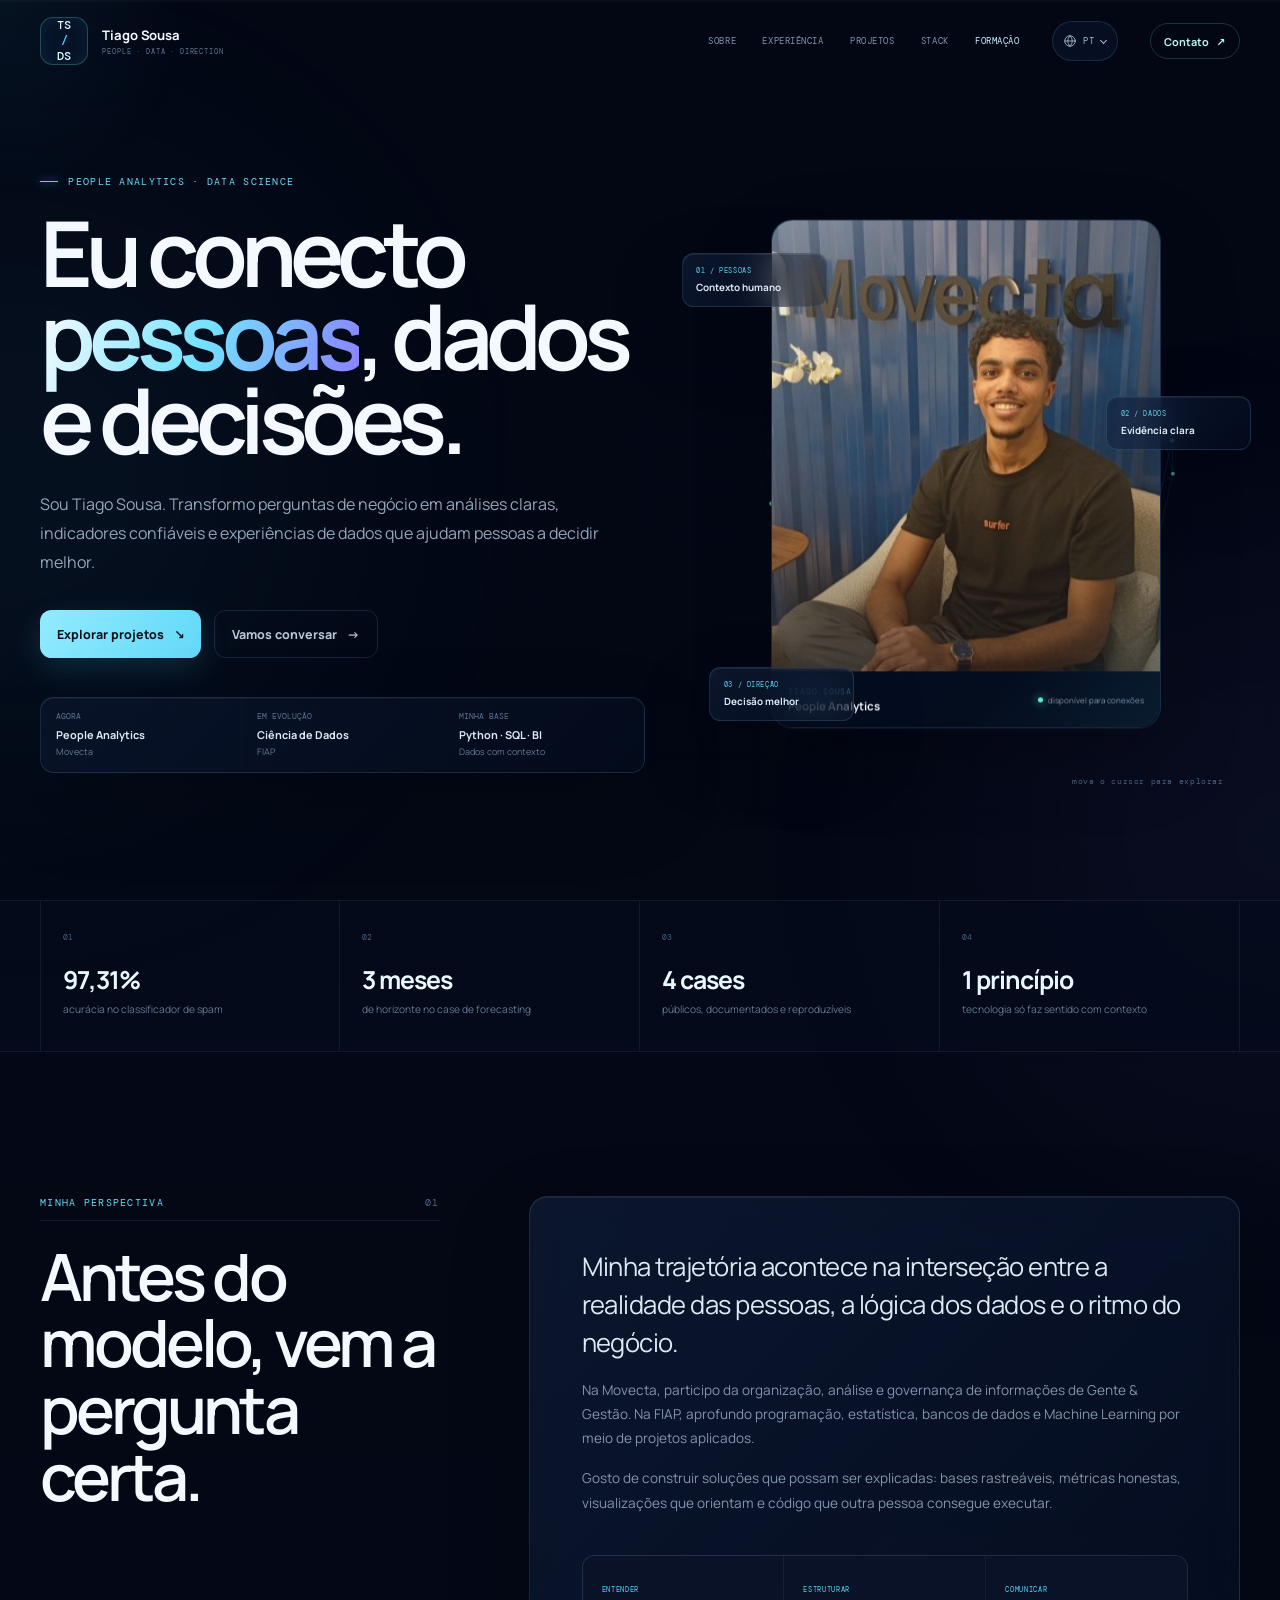
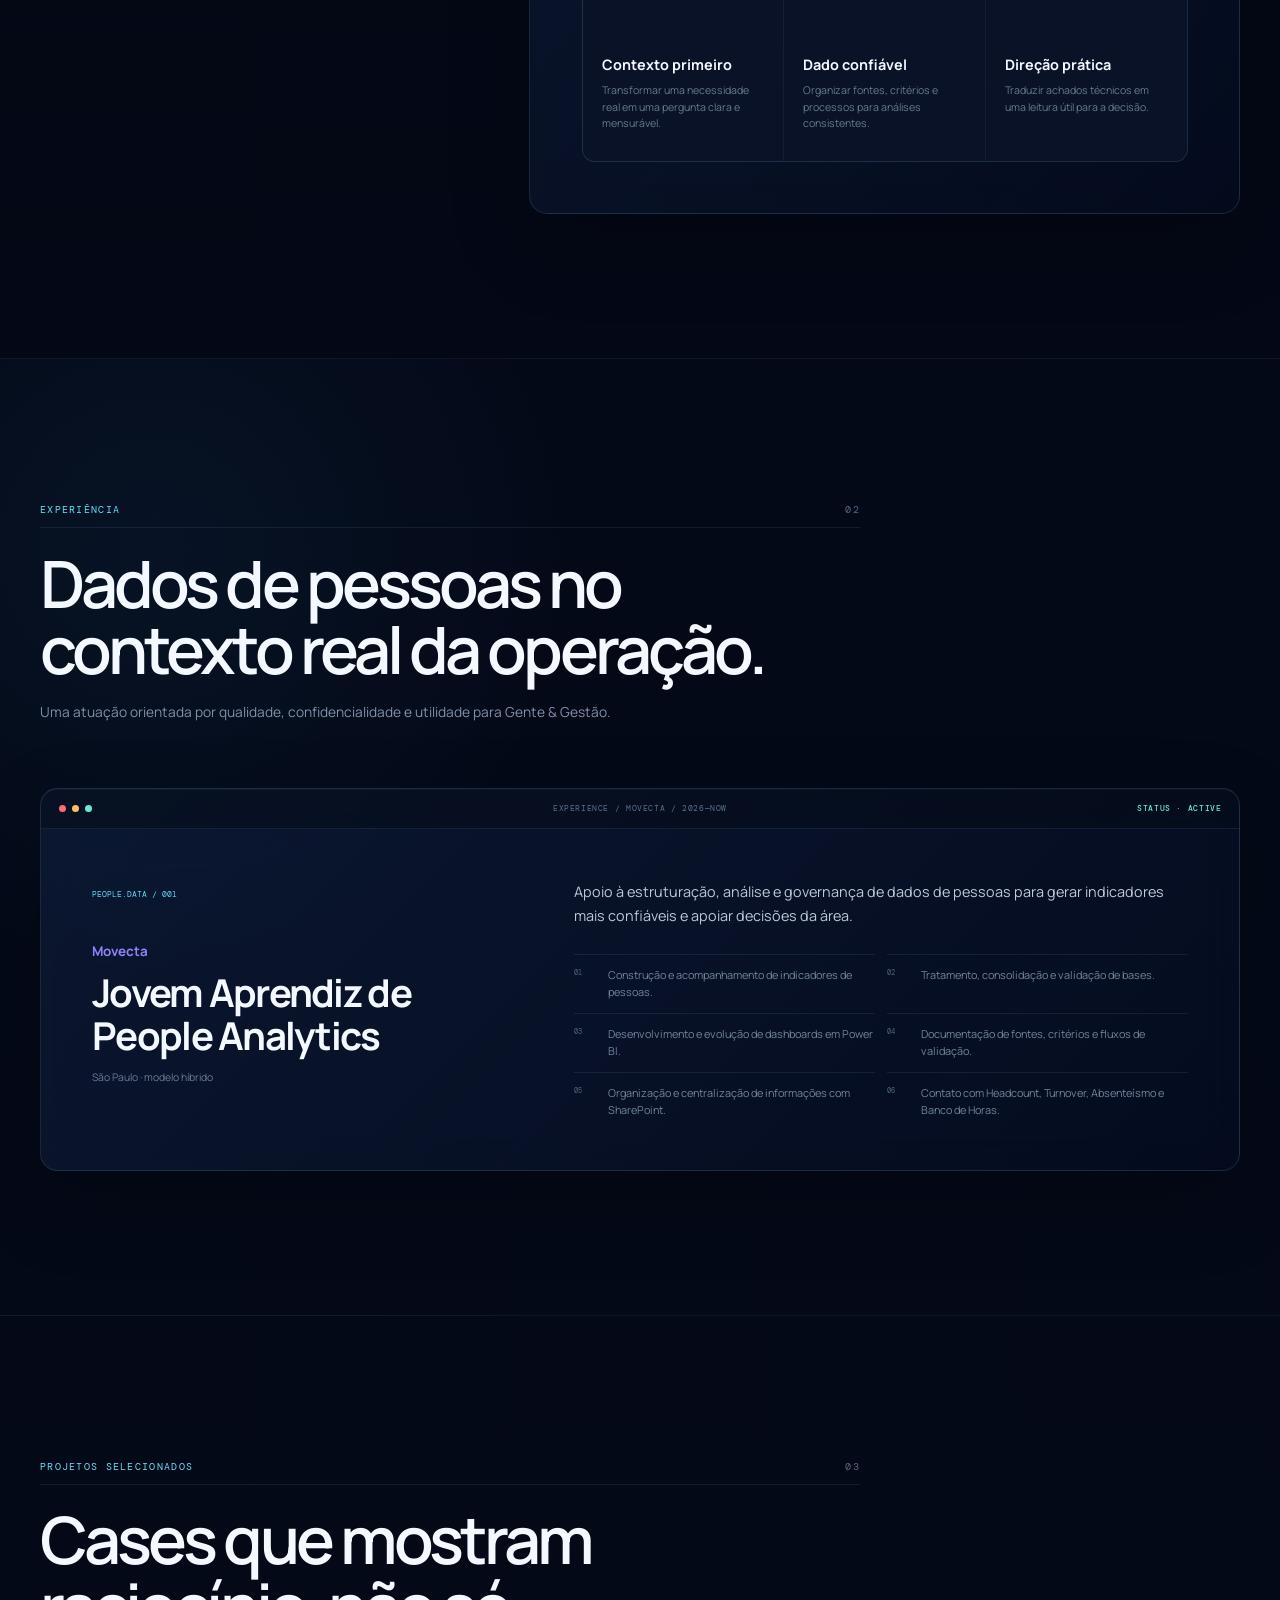
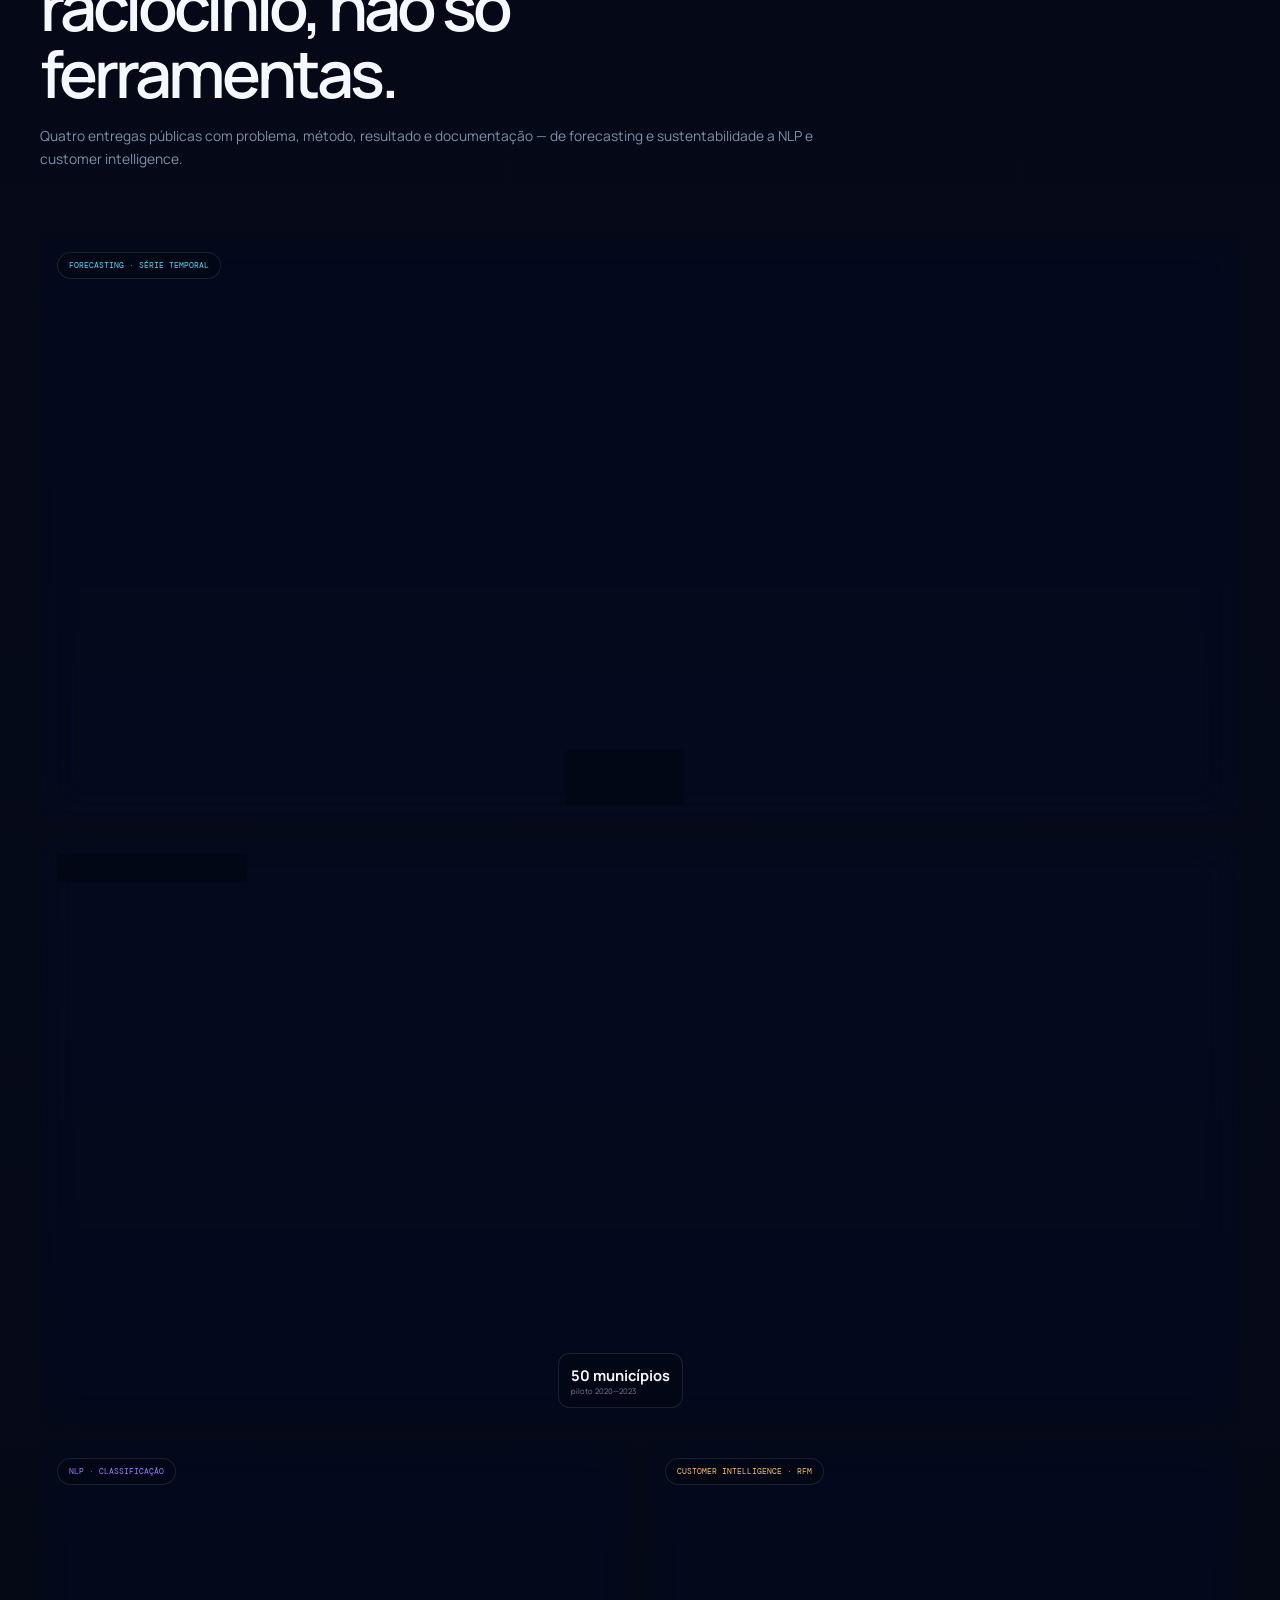
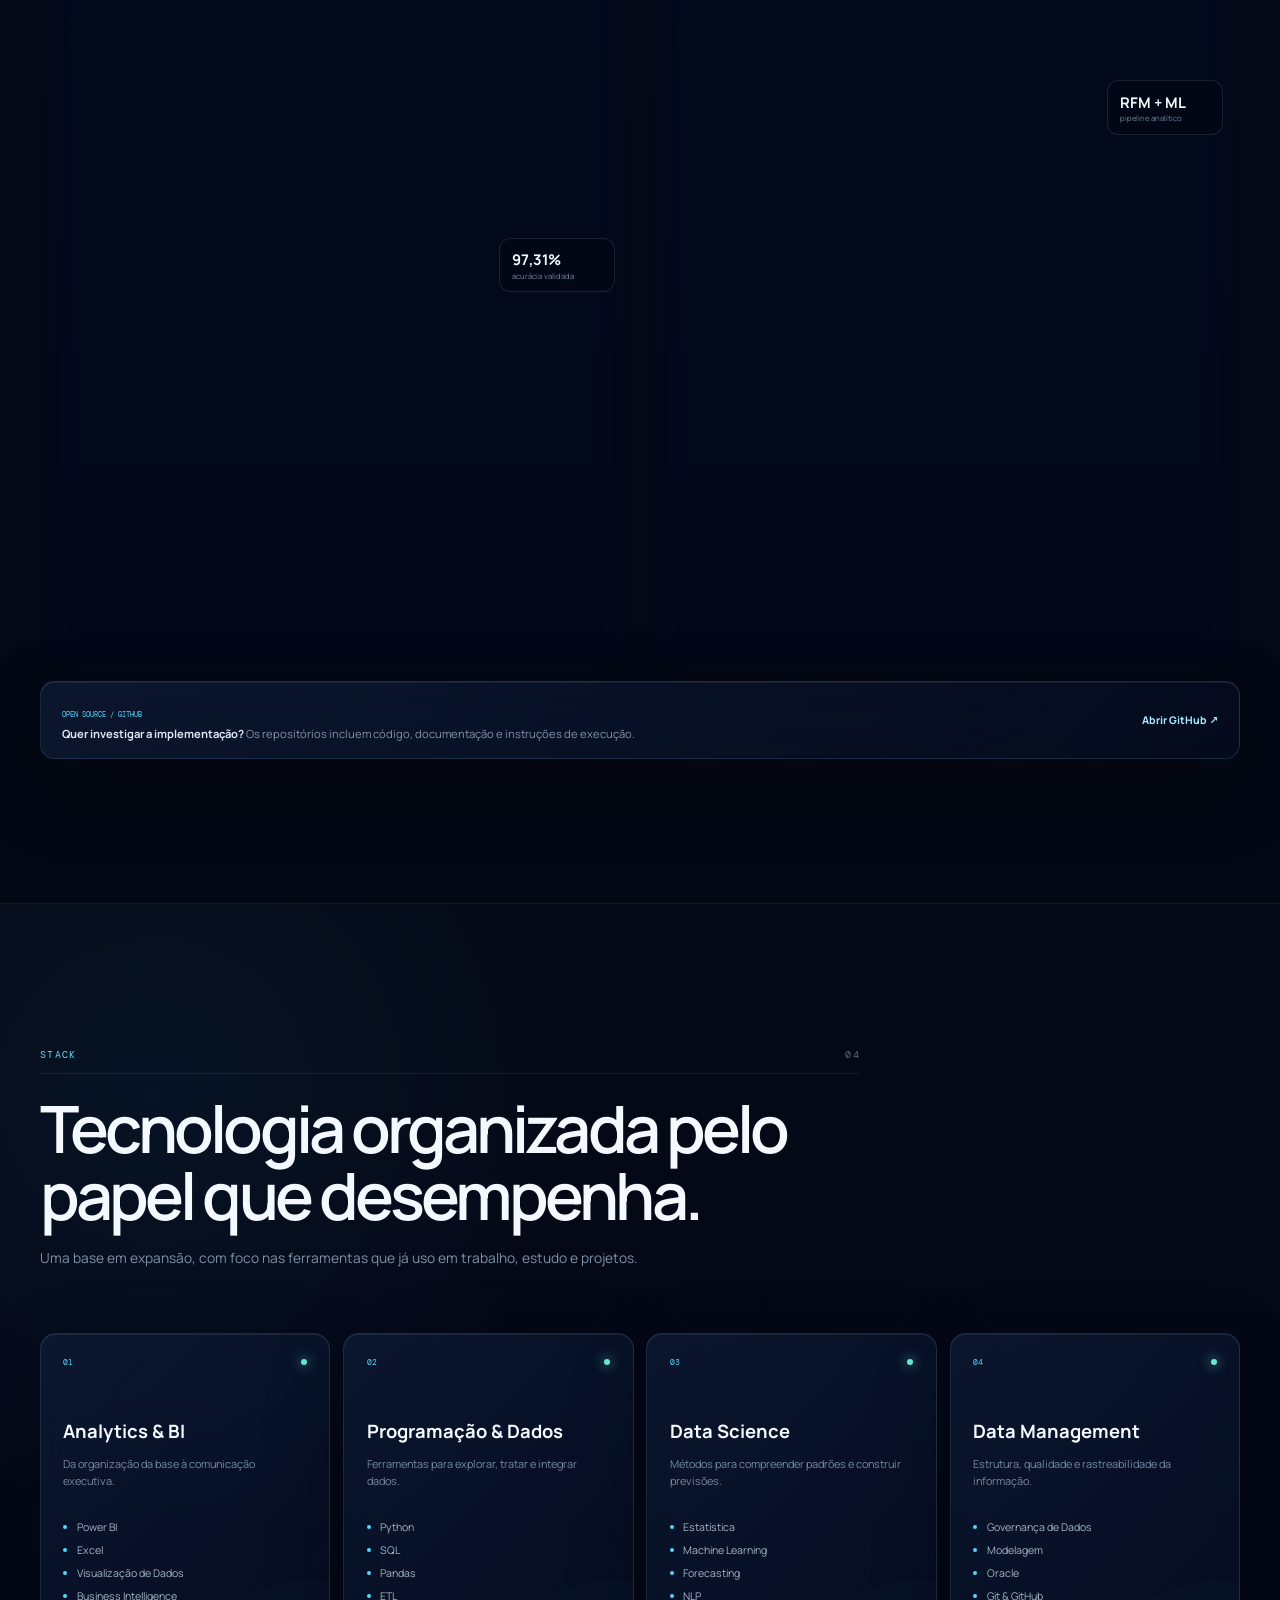
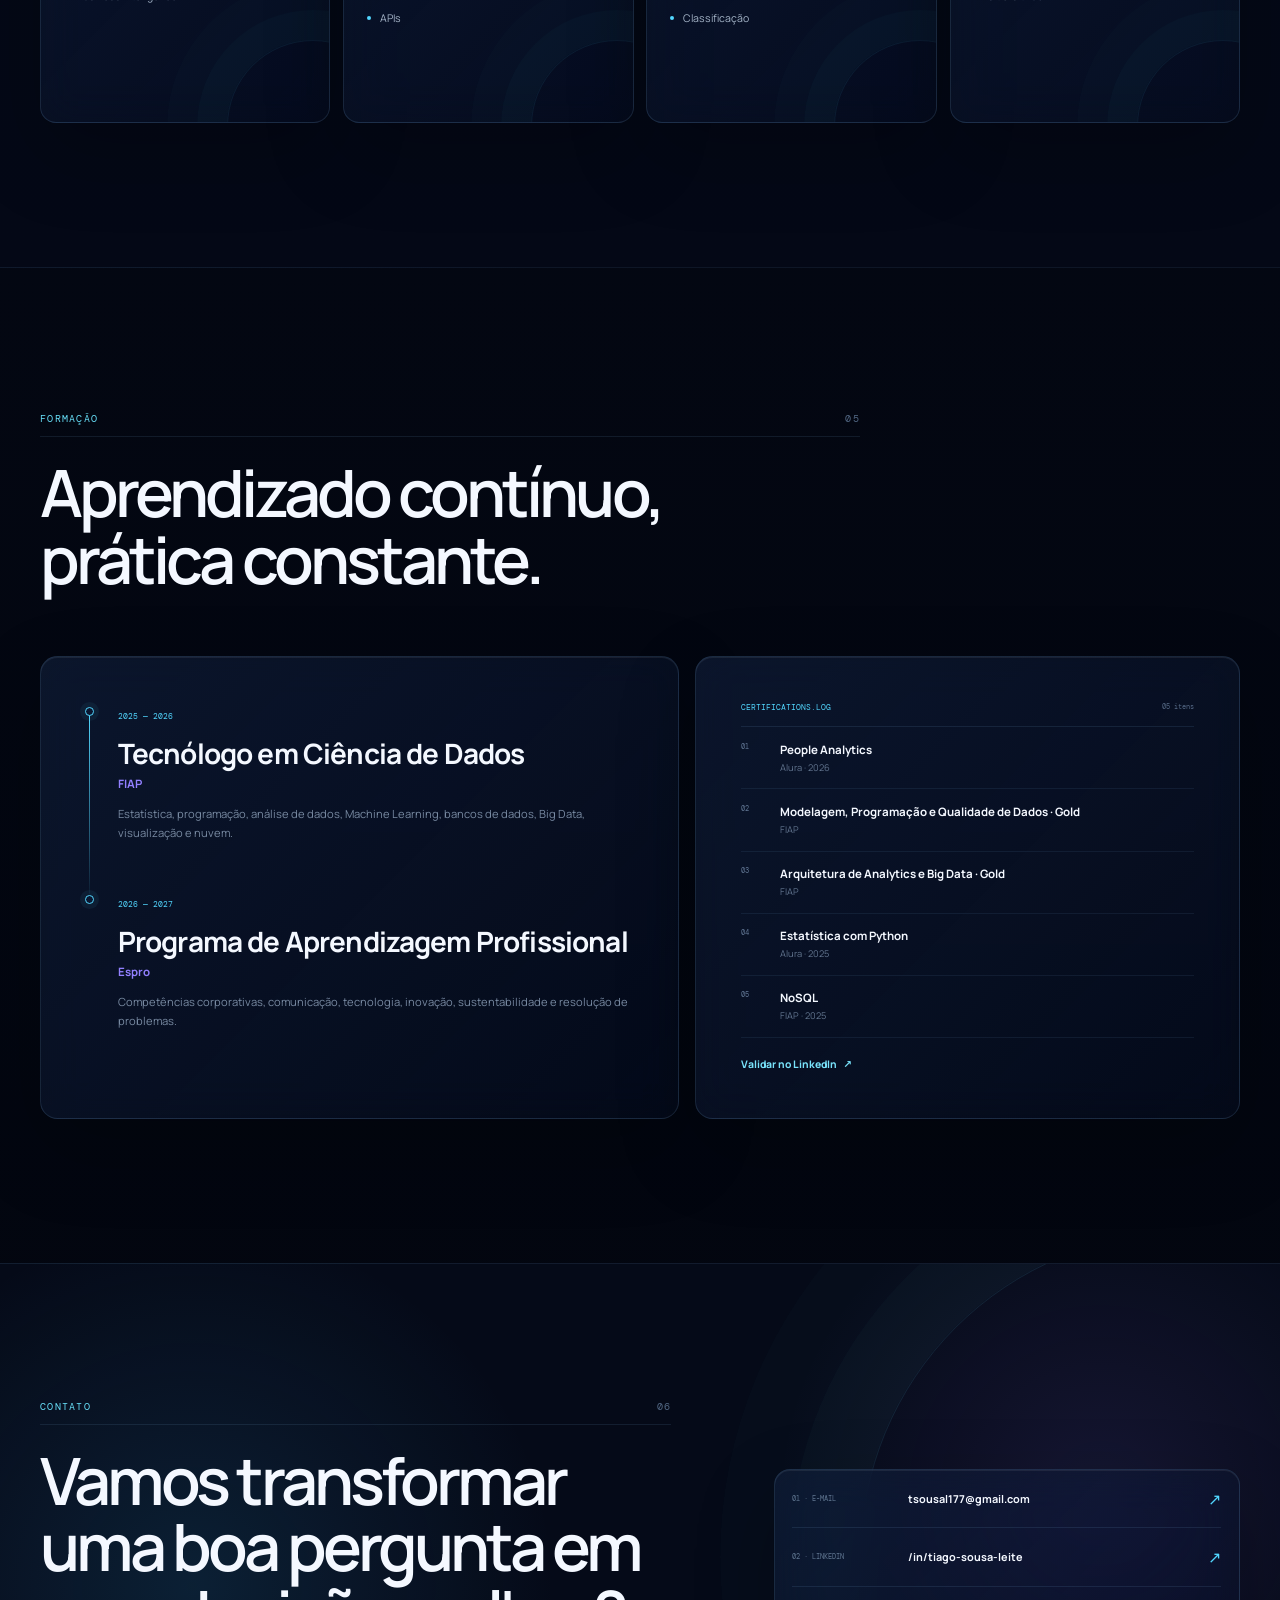
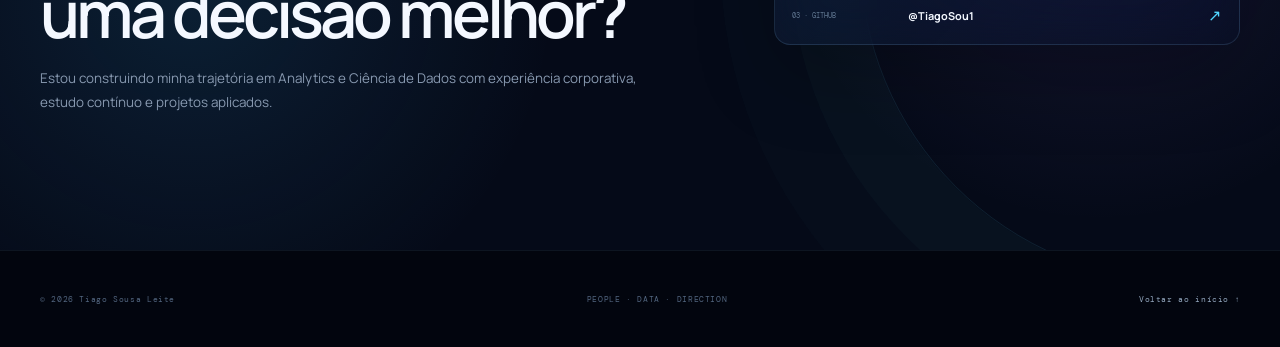
<file: portifolio-tiago/index.html>
<!doctype html>
<html lang="pt-BR">
  <head>
    <meta charset="UTF-8" />
    <meta name="viewport" content="width=device-width, initial-scale=1" />
    <meta name="theme-color" content="#030714" />
    <meta name="description" content="Portfólio de Tiago Sousa Leite: People Analytics, Data Science, Python, SQL, Power BI e projetos aplicados." />
    <meta property="og:type" content="website" />
    <meta property="og:locale" content="pt_BR" />
    <meta property="og:title" content="Tiago Sousa Leite | Pessoas, dados e decisões" />
    <meta property="og:description" content="People Analytics e Ciência de Dados com contexto, clareza e impacto." />
    <meta property="og:url" content="https://tiago-sousa-data.netlify.app/" />
    <meta property="og:image" content="https://tiago-sousa-data.netlify.app/assets/og.jpg" />
    <link rel="canonical" href="https://tiago-sousa-data.netlify.app/" />
    <link rel="icon" href="assets/favicon.svg" type="image/svg+xml" />
    <link rel="preconnect" href="https://fonts.googleapis.com" />
    <link rel="preconnect" href="https://fonts.gstatic.com" crossorigin />
    <link href="https://fonts.googleapis.com/css2?family=DM+Mono:wght@400;500&family=Manrope:wght@400;500;600;700;800&display=swap" rel="stylesheet" />
    <link rel="stylesheet" href="styles.css" />
    <title>Tiago Sousa Leite | Pessoas, dados e decisões</title>
    <script type="application/ld+json">
      {
        "@context": "https://schema.org",
        "@type": "Person",
        "name": "Tiago Sousa Leite",
        "url": "https://tiago-sousa-data.netlify.app/",
        "image": "https://tiago-sousa-data.netlify.app/assets/tiago-sousa.jpg",
        "jobTitle": "Jovem Aprendiz de People Analytics",
        "worksFor": { "@type": "Organization", "name": "Movecta" },
        "alumniOf": { "@type": "CollegeOrUniversity", "name": "FIAP" },
        "sameAs": ["https://www.linkedin.com/in/tiago-sousa-leite/", "https://github.com/TiagoSou1"],
        "knowsAbout": ["People Analytics", "Data Analytics", "Power BI", "Python", "SQL", "Data Science"]
      }
    </script>
  </head>
  <body>
    <a class="skip-link" href="#conteudo">Pular para o conteúdo</a>
    <div class="scroll-progress" aria-hidden="true"><span></span></div>
    <div class="cursor-glow" aria-hidden="true"></div>
    <div class="ambient ambient-a" aria-hidden="true"></div>
    <div class="ambient ambient-b" aria-hidden="true"></div>

    <header class="site-header" data-header>
      <div class="container nav-shell">
        <a class="brand" href="#inicio" aria-label="Tiago Sousa — início">
          <span class="brand-code">TS<span>/</span>DS</span>
          <span class="brand-copy"><strong>Tiago Sousa</strong><small>People · Data · Direction</small></span>
        </a>
        <nav class="desktop-nav" aria-label="Navegação principal">
          <a href="#sobre">Sobre</a><a href="#experiencia">Experiência</a><a href="#projetos">Projetos</a><a href="#stack">Stack</a><a href="#formacao">Formação</a>
        </nav>
        <div class="language-switcher" data-language-switcher>
          <button class="language-trigger" type="button" aria-label="Selecionar idioma" aria-haspopup="menu" aria-expanded="false" data-language-trigger>
            <svg viewBox="0 0 24 24" aria-hidden="true"><circle cx="12" cy="12" r="9"></circle><path d="M3 12h18M12 3c2.5 2.7 3.8 5.7 3.8 9S14.5 18.3 12 21M12 3C9.5 5.7 8.2 8.7 8.2 12s1.3 6.3 3.8 9"></path></svg>
            <span data-current-language>PT</span>
            <i aria-hidden="true"></i>
          </button>
          <div class="language-menu glass" role="menu" aria-label="Idiomas disponíveis" data-language-menu>
            <button type="button" role="menuitemradio" aria-checked="true" data-language="pt"><span>PT</span><strong>Português</strong><i aria-hidden="true">✓</i></button>
            <button type="button" role="menuitemradio" aria-checked="false" data-language="en"><span>EN</span><strong>English</strong><i aria-hidden="true">✓</i></button>
            <button type="button" role="menuitemradio" aria-checked="false" data-language="es"><span>ES</span><strong>Español</strong><i aria-hidden="true">✓</i></button>
          </div>
        </div>
        <a class="nav-cta" href="#contato">Contato <span>↗</span></a>
        <button class="menu-button" type="button" aria-label="Abrir menu" aria-expanded="false" data-menu-button><span></span><span></span></button>
      </div>
      <nav class="mobile-nav" aria-label="Navegação móvel" data-mobile-nav>
        <a href="#sobre">Sobre</a><a href="#experiencia">Experiência</a><a href="#projetos">Projetos</a><a href="#stack">Stack</a><a href="#formacao">Formação</a><a href="#contato">Contato</a>
      </nav>
    </header>

    <main id="inicio">
      <section class="hero" aria-labelledby="hero-title">
        <div class="data-grid" aria-hidden="true"></div>
        <div class="container hero-grid">
          <div class="hero-copy reveal">
            <p class="eyebrow"><i></i> People Analytics · Data Science</p>
            <h1 id="hero-title">Eu conecto <em>pessoas</em>, dados e decisões.</h1>
            <p class="hero-intro">Sou Tiago Sousa. Transformo perguntas de negócio em análises claras, indicadores confiáveis e experiências de dados que ajudam pessoas a decidir melhor.</p>
            <div class="hero-actions"><a class="button button-primary" href="#projetos">Explorar projetos <span>↘</span></a><a class="button button-ghost" href="#contato">Vamos conversar <span>→</span></a></div>
            <dl class="hero-facts glass">
              <div><dt>Agora</dt><dd>People Analytics</dd><span>Movecta</span></div>
              <div><dt>Em evolução</dt><dd>Ciência de Dados</dd><span>FIAP</span></div>
              <div><dt>Minha base</dt><dd>Python · SQL · BI</dd><span>Dados com contexto</span></div>
            </dl>
          </div>

          <div class="hero-stage reveal" data-stage aria-label="Retrato de Tiago Sousa cercado por uma visualização interativa de dados">
            <canvas class="signal-sphere" data-sphere aria-hidden="true"></canvas><div class="stage-aura" aria-hidden="true"></div>
            <article class="portrait-card glass" data-tilt>
              <div class="portrait-window"><img src="assets/tiago-sousa.jpg" alt="Tiago Sousa sentado no escritório da Movecta" width="800" height="800" fetchpriority="high" /><div class="portrait-scan" aria-hidden="true"></div></div>
              <div class="portrait-caption"><div><span>TIAGO.SOUSA</span><strong>People Analytics</strong></div><p><i></i> disponível para conexões</p></div>
            </article>
            <div class="floating-signal signal-one glass"><span>01 / PESSOAS</span><strong>Contexto humano</strong></div>
            <div class="floating-signal signal-two glass"><span>02 / DADOS</span><strong>Evidência clara</strong></div>
            <div class="floating-signal signal-three glass"><span>03 / DIREÇÃO</span><strong>Decisão melhor</strong></div>
            <p class="stage-hint">mova o cursor para explorar</p>
          </div>
        </div>
      </section>

      <div id="conteudo">
        <section class="metrics" aria-label="Indicadores do portfólio"><div class="container metrics-grid">
          <article><span>01</span><strong>97,31%</strong><p>acurácia no classificador de spam</p></article><article><span>02</span><strong>3 meses</strong><p>de horizonte no case de forecasting</p></article><article><span>03</span><strong>4 cases</strong><p>públicos, documentados e reproduzíveis</p></article><article><span>04</span><strong>1 princípio</strong><p>tecnologia só faz sentido com contexto</p></article>
        </div></section>

        <section id="sobre" class="section"><div class="container split-section reveal">
          <header class="section-heading"><p class="section-kicker">Minha perspectiva <span>01</span></p><h2>Antes do modelo, vem a pergunta certa.</h2></header>
          <article class="about-panel glass"><p class="lead">Minha trajetória acontece na interseção entre a realidade das pessoas, a lógica dos dados e o ritmo do negócio.</p><p>Na Movecta, participo da organização, análise e governança de informações de Gente & Gestão. Na FIAP, aprofundo programação, estatística, bancos de dados e Machine Learning por meio de projetos aplicados.</p><p>Gosto de construir soluções que possam ser explicadas: bases rastreáveis, métricas honestas, visualizações que orientam e código que outra pessoa consegue executar.</p><div class="principles"><div><span>ENTENDER</span><h3>Contexto primeiro</h3><p>Transformar uma necessidade real em uma pergunta clara e mensurável.</p></div><div><span>ESTRUTURAR</span><h3>Dado confiável</h3><p>Organizar fontes, critérios e processos para análises consistentes.</p></div><div><span>COMUNICAR</span><h3>Direção prática</h3><p>Traduzir achados técnicos em uma leitura útil para a decisão.</p></div></div></article>
        </div></section>

        <section id="experiencia" class="section section-alt"><div class="container reveal">
          <header class="section-heading wide"><p class="section-kicker">Experiência <span>02</span></p><h2>Dados de pessoas no contexto real da operação.</h2><p>Uma atuação orientada por qualidade, confidencialidade e utilidade para Gente & Gestão.</p></header>
          <article class="experience glass"><header class="console-bar"><div><i></i><i></i><i></i></div><span>EXPERIENCE / MOVECTA / 2026—NOW</span><strong>STATUS · ACTIVE</strong></header><div class="experience-grid"><div class="role"><span>PEOPLE.DATA / 001</span><p>Movecta</p><h3>Jovem Aprendiz de People Analytics</h3><small>São Paulo · modelo híbrido</small></div><div><p class="experience-intro">Apoio à estruturação, análise e governança de dados de pessoas para gerar indicadores mais confiáveis e apoiar decisões da área.</p><ol class="experience-list"><li><span>01</span>Construção e acompanhamento de indicadores de pessoas.</li><li><span>02</span>Tratamento, consolidação e validação de bases.</li><li><span>03</span>Desenvolvimento e evolução de dashboards em Power BI.</li><li><span>04</span>Documentação de fontes, critérios e fluxos de validação.</li><li><span>05</span>Organização e centralização de informações com SharePoint.</li><li><span>06</span>Contato com Headcount, Turnover, Absenteísmo e Banco de Horas.</li></ol></div></div></article>
        </div></section>

        <section id="projetos" class="section"><div class="container reveal">
          <header class="section-heading wide"><p class="section-kicker">Projetos selecionados <span>03</span></p><h2>Cases que mostram raciocínio, não só ferramentas.</h2><p>Quatro entregas públicas com problema, método, resultado e documentação — de forecasting e sustentabilidade a NLP e customer intelligence.</p></header>
          <div class="projects">
            <article class="project project-featured glass project-cyan" data-project-card><div class="project-media"><img src="assets/retail-forecast.svg" alt="Gráfico de validação temporal do projeto de previsão de demanda" loading="lazy" /><span class="project-label">Forecasting · Série temporal</span><div class="project-metric"><strong>3 meses</strong><span>horizonte previsto</span></div></div><div class="project-copy"><p class="project-index">CASE <span>/ 01</span></p><h3>Retail Demand Forecasting</h3><p>Case de previsão mensal de demanda que combina validação cronológica, comparação com baselines e uma leitura honesta da incerteza.</p><div class="project-details"><div><span>DESAFIO</span><p>Projetar a demanda futura sem deixar informações do futuro contaminarem a avaliação.</p></div><div><span>SOLUÇÃO</span><p>Prophet, divisão temporal, baselines ingênuos e métricas complementares.</p></div><div><span>RESULTADO</span><p>Previsão de três meses com MAE de 6,61 e limitações documentadas.</p></div></div><ul class="tags"><li>Python</li><li>Pandas</li><li>Prophet</li><li>Jupyter</li></ul><a class="project-link" href="https://github.com/TiagoSou1/retail-demand-forecasting" target="_blank" rel="noreferrer">Ver repositório <span>↗</span></a></div></article>
            <article class="project project-featured glass project-green" data-project-card><div class="project-media"><img src="assets/agronexo-cover.svg" alt="Capa do AgroNexo com fontes ambientais conectadas ao Índice de Prioridade Agroclimática" loading="lazy" /><span class="project-label">Sustentabilidade · Data Analytics</span><div class="project-metric"><strong>50 municípios</strong><span>piloto 2020—2023</span></div></div><div class="project-copy"><p class="project-index">CASE <span>/ 02</span></p><h3>AgroNexo</h3><p>Integração de clima, agricultura e solo para priorizar análises agroclimáticas no Centro-Oeste brasileiro.</p><div class="project-details"><div><span>DESAFIO</span><p>Transformar fontes ambientais heterogêneas em uma visão municipal comparável.</p></div><div><span>SOLUÇÃO</span><p>NASA POWER, MapBiomas, Python, índice composto documentado e Power BI.</p></div><div><span>RESULTADO</span><p>Pipeline, dashboard e critérios de priorização com limitações metodológicas explícitas.</p></div></div><ul class="tags"><li>Python</li><li>Power BI</li><li>NASA POWER</li><li>MapBiomas</li></ul><a class="project-link" href="https://github.com/TiagoSou1/AgroNexo" target="_blank" rel="noreferrer">Ver repositório <span>↗</span></a></div></article>
            <article class="project glass project-violet" data-project-card><div class="project-media"><img src="assets/spam-matrix.svg" alt="Matriz de confusão do classificador de spam" loading="lazy" /><span class="project-label">NLP · Classificação</span><div class="project-metric"><strong>97,31%</strong><span>acurácia validada</span></div></div><div class="project-copy"><p class="project-index">CASE <span>/ 03</span></p><h3>Detector de Spam com NLP</h3><p>Pipeline reproduzível para classificar mensagens SMS como spam ou legítimas, da limpeza do texto à avaliação do erro.</p><div class="project-details compact"><div><span>SOLUÇÃO</span><p>TF-IDF, Multinomial Naive Bayes e divisão estratificada.</p></div><div><span>RESULTADO</span><p>Precisão de 98,37% para spam, com erros explicitamente apresentados.</p></div></div><ul class="tags"><li>Python</li><li>scikit-learn</li><li>TF-IDF</li></ul><a class="project-link" href="https://github.com/TiagoSou1/Detector-de-Spam" target="_blank" rel="noreferrer">Ver repositório <span>↗</span></a></div></article>
            <article class="project glass project-amber" data-project-card><div class="project-media cover"><img src="assets/clickbus-dashboard.png" alt="Dashboard de customer intelligence do projeto ClickBus ZyData" loading="lazy" /><span class="project-label">Customer Intelligence · RFM</span><div class="project-metric"><strong>RFM + ML</strong><span>pipeline analítico</span></div></div><div class="project-copy"><p class="project-index">CASE <span>/ 04</span></p><h3>ClickBus — ZyData</h3><p>Pipeline acadêmico que combina segmentação de clientes, modelos hierárquicos e regras de campanha com visualização em Power BI.</p><div class="project-details compact"><div><span>SOLUÇÃO</span><p>RFM, Random Forest, preparação de dados e regras de negócio rastreáveis.</p></div><div><span>RESULTADO</span><p>Saídas acionáveis para explorar recompra, perfil de cliente e campanhas sugeridas.</p></div></div><ul class="tags"><li>Python</li><li>RFM</li><li>Machine Learning</li><li>Power BI</li></ul><a class="project-link" href="https://github.com/TiagoSou1/ClickBus-ZyData" target="_blank" rel="noreferrer">Ver repositório <span>↗</span></a></div></article>
          </div>
          <aside class="github-callout glass"><div><span>OPEN SOURCE / GITHUB</span><p><strong>Quer investigar a implementação?</strong> Os repositórios incluem código, documentação e instruções de execução.</p></div><a href="https://github.com/TiagoSou1" target="_blank" rel="noreferrer">Abrir GitHub <span>↗</span></a></aside>
        </div></section>

        <section id="stack" class="section section-alt"><div class="container reveal">
          <header class="section-heading wide"><p class="section-kicker">Stack <span>04</span></p><h2>Tecnologia organizada pelo papel que desempenha.</h2><p>Uma base em expansão, com foco nas ferramentas que já uso em trabalho, estudo e projetos.</p></header>
          <div class="stack-grid"><article class="stack-card glass"><header><span>01</span><i></i></header><h3>Analytics & BI</h3><p>Da organização da base à comunicação executiva.</p><ul><li>Power BI</li><li>Excel</li><li>Visualização de Dados</li><li>Business Intelligence</li></ul></article><article class="stack-card glass"><header><span>02</span><i></i></header><h3>Programação & Dados</h3><p>Ferramentas para explorar, tratar e integrar dados.</p><ul><li>Python</li><li>SQL</li><li>Pandas</li><li>ETL</li><li>APIs</li></ul></article><article class="stack-card glass"><header><span>03</span><i></i></header><h3>Data Science</h3><p>Métodos para compreender padrões e construir previsões.</p><ul><li>Estatística</li><li>Machine Learning</li><li>Forecasting</li><li>NLP</li><li>Classificação</li></ul></article><article class="stack-card glass"><header><span>04</span><i></i></header><h3>Data Management</h3><p>Estrutura, qualidade e rastreabilidade da informação.</p><ul><li>Governança de Dados</li><li>Modelagem</li><li>Oracle</li><li>Git & GitHub</li></ul></article></div>
        </div></section>

        <section id="formacao" class="section"><div class="container reveal">
          <header class="section-heading wide"><p class="section-kicker">Formação <span>05</span></p><h2>Aprendizado contínuo, prática constante.</h2></header>
          <div class="education-grid"><div class="timeline glass"><article><i></i><span>2025 — 2026</span><h3>Tecnólogo em Ciência de Dados</h3><strong>FIAP</strong><p>Estatística, programação, análise de dados, Machine Learning, bancos de dados, Big Data, visualização e nuvem.</p></article><article><i></i><span>2026 — 2027</span><h3>Programa de Aprendizagem Profissional</h3><strong>Espro</strong><p>Competências corporativas, comunicação, tecnologia, inovação, sustentabilidade e resolução de problemas.</p></article></div><div class="certifications glass"><header><span>CERTIFICATIONS.LOG</span><small>05 itens</small></header><ol><li><span>01</span><div><h3>People Analytics</h3><p>Alura · 2026</p></div></li><li><span>02</span><div><h3>Modelagem, Programação e Qualidade de Dados · Gold</h3><p>FIAP</p></div></li><li><span>03</span><div><h3>Arquitetura de Analytics e Big Data · Gold</h3><p>FIAP</p></div></li><li><span>04</span><div><h3>Estatística com Python</h3><p>Alura · 2025</p></div></li><li><span>05</span><div><h3>NoSQL</h3><p>FIAP · 2025</p></div></li></ol><a href="https://www.linkedin.com/in/tiago-sousa-leite/details/certifications/" target="_blank" rel="noreferrer">Validar no LinkedIn <span>↗</span></a></div></div>
        </div></section>

        <section id="contato" class="contact-section"><div class="contact-orbit" aria-hidden="true"></div><div class="container contact-grid reveal"><div><p class="section-kicker">Contato <span>06</span></p><h2>Vamos transformar uma boa pergunta em uma decisão melhor?</h2><p>Estou construindo minha trajetória em Analytics e Ciência de Dados com experiência corporativa, estudo contínuo e projetos aplicados.</p></div><div class="contact-links glass"><a href="mailto:tsousal177@gmail.com"><span>01 · E-MAIL</span><strong>tsousal177@gmail.com</strong><b>↗</b></a><a href="https://www.linkedin.com/in/tiago-sousa-leite/" target="_blank" rel="noreferrer"><span>02 · LINKEDIN</span><strong>/in/tiago-sousa-leite</strong><b>↗</b></a><a href="https://github.com/TiagoSou1" target="_blank" rel="noreferrer"><span>03 · GITHUB</span><strong>@TiagoSou1</strong><b>↗</b></a></div></div></section>
      </div>
    </main>

    <footer><div class="container footer-grid"><p>© <span data-year></span> Tiago Sousa Leite</p><p>PEOPLE · DATA · DIRECTION</p><a href="#inicio">Voltar ao início ↑</a></div></footer>
    <script src="i18n.js" defer></script>
    <script src="app.js" defer></script>
  </body>
</html>
</file>
<file: portifolio-tiago/styles.css>
:root {
  --ink: #030714;
  --ink-2: #071023;
  --panel: rgba(10, 23, 47, 0.62);
  --text: #f4f8ff;
  --muted: #8fa1ba;
  --line: rgba(143, 202, 255, 0.14);
  --cyan: #52d7ff;
  --teal: #67ead9;
  --violet: #9280ff;
  --amber: #ffbe5c;
  --font: "Manrope", system-ui, sans-serif;
  --mono: "DM Mono", ui-monospace, monospace;
  --progress: 0;
}

* { box-sizing: border-box; }
html { scroll-behavior: smooth; background: var(--ink); }
body { margin: 0; overflow-x: hidden; background: linear-gradient(180deg, var(--ink), #050a18 50%, #02050e); color: var(--text); font-family: var(--font); text-rendering: optimizeLegibility; }
body.menu-open { overflow: hidden; }
h1, h2, h3, p, dl, dd, ul, ol { margin: 0; }
ul, ol { padding: 0; list-style: none; }
a { color: inherit; text-decoration: none; }
button { color: inherit; font: inherit; }
a:focus-visible, button:focus-visible { outline: 3px solid var(--cyan); outline-offset: 4px; }
::selection { background: rgba(82, 215, 255, 0.3); color: white; }
.container { width: min(calc(100% - 2rem), 1200px); margin-inline: auto; }
.glass { border: 1px solid var(--line); background: linear-gradient(135deg, rgba(17, 31, 58, 0.64), rgba(8, 16, 35, 0.38)); box-shadow: inset 0 1px 0 rgba(255,255,255,.07), 0 30px 80px rgba(0,0,0,.22); backdrop-filter: blur(20px) saturate(140%); }
.skip-link { position: fixed; z-index: 999; top: 1rem; left: 1rem; transform: translateY(-180%); border-radius: .5rem; background: white; padding: .7rem 1rem; color: #020812; font-weight: 800; transition: transform .2s; }
.skip-link:focus { transform: translateY(0); }
.scroll-progress { position: fixed; z-index: 200; inset: 0 0 auto; height: 2px; background: rgba(255,255,255,.03); }
.scroll-progress span { display: block; width: calc(var(--progress) * 100%); height: 100%; background: linear-gradient(90deg, var(--cyan), var(--violet), var(--amber)); box-shadow: 0 0 20px rgba(82,215,255,.7); }
.cursor-glow { position: fixed; z-index: 0; width: 420px; height: 420px; border-radius: 50%; pointer-events: none; background: radial-gradient(circle, rgba(82,215,255,.06), transparent 68%); transform: translate(-50%,-50%); transition: opacity .25s; }
.ambient { position: fixed; z-index: 0; width: 520px; aspect-ratio: 1; border-radius: 50%; filter: blur(150px); opacity: .07; pointer-events: none; }
.ambient-a { left: -250px; top: 24%; background: var(--cyan); }
.ambient-b { right: -260px; top: 64%; background: var(--violet); }

.site-header { position: fixed; z-index: 100; top: 0; width: 100%; border-bottom: 1px solid transparent; transition: background .25s, border-color .25s, backdrop-filter .25s; }
.site-header.scrolled { border-color: rgba(143,202,255,.1); background: rgba(3,7,20,.72); backdrop-filter: blur(22px) saturate(150%); }
.nav-shell { display: flex; height: 82px; align-items: center; gap: 2rem; }
.brand { display: flex; align-items: center; gap: .9rem; margin-right: auto; }
.brand-code { display: grid; width: 48px; height: 48px; place-items: center; border: 1px solid rgba(103,234,217,.28); border-radius: .8rem; background: rgba(10,25,48,.55); color: #dffbff; font-family: var(--mono); font-size: .72rem; font-weight: 500; box-shadow: inset 0 0 18px rgba(82,215,255,.07); }
.brand-code span { color: var(--cyan); }
.brand-copy { display: grid; gap: .15rem; }
.brand-copy strong { font-size: .82rem; letter-spacing: -.01em; }
.brand-copy small { color: #617590; font-family: var(--mono); font-size: .44rem; letter-spacing: .12em; text-transform: uppercase; }
.desktop-nav { display: flex; align-items: center; gap: 1.65rem; color: #8193ab; font-family: var(--mono); font-size: .58rem; letter-spacing: .06em; text-transform: uppercase; }
.desktop-nav a, .nav-cta { transition: color .2s; }
.desktop-nav a:hover, .desktop-nav a.active { color: #c9f6ff; }
.language-switcher { position: relative; flex: 0 0 auto; }
.language-trigger { display: inline-flex; min-width: 66px; height: 40px; align-items: center; justify-content: center; gap: .42rem; border: 1px solid rgba(143,202,255,.15); border-radius: 999px; background: rgba(9,20,42,.64); color: #a9bdd2; cursor: pointer; font-family: var(--mono); font-size: .56rem; letter-spacing: .08em; transition: border-color .2s, background .2s, color .2s; }
.language-trigger:hover, .language-trigger[aria-expanded="true"] { border-color: rgba(82,215,255,.38); background: rgba(82,215,255,.08); color: #d8f8ff; }
.language-trigger svg { width: 14px; fill: none; stroke: currentColor; stroke-linecap: round; stroke-linejoin: round; stroke-width: 1.5; }
.language-trigger > i { width: 5px; height: 5px; border-right: 1px solid currentColor; border-bottom: 1px solid currentColor; transform: translateY(-1px) rotate(45deg); transition: transform .2s; }
.language-trigger[aria-expanded="true"] > i { transform: translateY(2px) rotate(225deg); }
.language-menu { position: absolute; top: calc(100% + .7rem); right: 0; display: grid; visibility: hidden; width: 190px; overflow: hidden; border-radius: .85rem; padding: .35rem; opacity: 0; pointer-events: none; transform: translateY(-7px) scale(.98); transform-origin: top right; transition: visibility 0s linear .18s, opacity .18s, transform .18s; }
.language-switcher.open .language-menu { visibility: visible; opacity: 1; pointer-events: auto; transform: none; transition-delay: 0s; }
.language-menu button { display: grid; grid-template-columns: 30px 1fr 16px; align-items: center; gap: .55rem; width: 100%; border: 0; border-radius: .55rem; background: transparent; padding: .72rem .65rem; color: #8296ae; cursor: pointer; text-align: left; transition: background .18s, color .18s; }
.language-menu button:hover, .language-menu button:focus-visible { background: rgba(82,215,255,.07); color: #dff8ff; }
.language-menu button > span { color: #61d7f2; font-family: var(--mono); font-size: .5rem; letter-spacing: .08em; }
.language-menu button > strong { font-size: .66rem; font-weight: 600; }
.language-menu button > i { color: var(--teal); font-size: .65rem; font-style: normal; opacity: 0; }
.language-menu button[aria-checked="true"] { background: rgba(82,215,255,.08); color: #eefbff; }
.language-menu button[aria-checked="true"] > i { opacity: 1; }
.nav-cta { display: inline-flex; align-items: center; gap: .45rem; border: 1px solid rgba(103,234,217,.2); border-radius: 999px; padding: .6rem .85rem; color: #b9f7ec; font-size: .68rem; font-weight: 700; }
.nav-cta:hover { border-color: rgba(103,234,217,.5); background: rgba(103,234,217,.07); }
.menu-button { display: none; width: 44px; height: 44px; border: 1px solid var(--line); border-radius: .7rem; background: rgba(9,20,42,.7); }
.menu-button span { display: block; width: 18px; height: 1px; margin: 5px auto; background: #d9f8ff; transition: transform .2s; }
.menu-button[aria-expanded="true"] span:first-child { transform: translateY(3px) rotate(45deg); }
.menu-button[aria-expanded="true"] span:last-child { transform: translateY(-3px) rotate(-45deg); }
.mobile-nav { display: none; }

.hero { position: relative; z-index: 1; min-height: 100svh; overflow: hidden; }
.data-grid { position: absolute; inset: 0; opacity: .22; background-image: linear-gradient(rgba(90,197,255,.055) 1px, transparent 1px), linear-gradient(90deg, rgba(90,197,255,.055) 1px, transparent 1px); background-size: 54px 54px; mask-image: radial-gradient(circle at 68% 45%, black, transparent 63%); }
.hero-grid { position: relative; display: grid; grid-template-columns: 1.05fr .95fr; gap: 3rem; align-items: center; min-height: 100svh; padding-block: 8rem 5rem; }
.hero-copy { position: relative; z-index: 4; }
.eyebrow, .section-kicker { display: flex; align-items: center; gap: .65rem; color: #67dff8; font-family: var(--mono); font-size: .62rem; letter-spacing: .13em; text-transform: uppercase; }
.eyebrow i { width: 18px; height: 1px; background: var(--cyan); box-shadow: 0 0 10px var(--cyan); }
.hero h1 { max-width: 710px; margin-top: 1.4rem; font-size: clamp(4rem, 7.1vw, 7.2rem); font-weight: 650; line-height: .92; letter-spacing: -.072em; }
.hero h1 em { color: transparent; font-style: normal; background: linear-gradient(110deg, #f4fbff 5%, #73e2ff 52%, #8b7dff); background-clip: text; -webkit-background-clip: text; }
.hero-intro { max-width: 650px; margin-top: 1.8rem; color: #94a5ba; font-size: clamp(.95rem, 1.25vw, 1.08rem); line-height: 1.8; }
.hero-actions { display: flex; flex-wrap: wrap; gap: .8rem; margin-top: 2.1rem; }
.button { display: inline-flex; min-height: 48px; align-items: center; justify-content: center; gap: .65rem; border-radius: .72rem; padding: .8rem 1.05rem; font-size: .78rem; font-weight: 750; transition: transform .2s, border-color .2s, background .2s; }
.button:hover { transform: translateY(-2px); }
.button-primary { background: linear-gradient(120deg, #92ebff, #62d9f8); color: #03101a; box-shadow: 0 10px 30px rgba(82,215,255,.15); }
.button-ghost { border: 1px solid var(--line); color: #b9c6d5; }
.button-ghost:hover { border-color: rgba(82,215,255,.35); background: rgba(82,215,255,.05); }
.hero-facts { display: grid; grid-template-columns: repeat(3,1fr); gap: 1px; margin-top: 2.4rem; overflow: hidden; border-radius: .85rem; }
.hero-facts div { padding: .85rem .95rem; background: rgba(5,13,28,.35); }
.hero-facts dt { color: #5f7490; font-family: var(--mono); font-size: .48rem; text-transform: uppercase; }
.hero-facts dd { margin-top: .38rem; color: #dceaf5; font-size: .68rem; font-weight: 700; }
.hero-facts div > span { display: block; margin-top: .18rem; color: #667a94; font-size: .56rem; }

.hero-stage { --tilt-x: 0deg; --tilt-y: 0deg; position: relative; min-height: 650px; perspective: 1100px; }
.signal-sphere { position: absolute; inset: 0; width: 100%; height: 100%; }
.stage-aura { position: absolute; left: 50%; top: 46%; width: 420px; aspect-ratio: 1; border-radius: 50%; background: radial-gradient(circle, rgba(73,204,255,.14), rgba(105,91,233,.06) 45%, transparent 69%); transform: translate(-50%,-50%); filter: blur(7px); }
.portrait-card { position: absolute; z-index: 3; left: 50%; top: 50%; width: min(74%, 390px); overflow: hidden; border-radius: 1.35rem; transform: translate(-50%,-50%) rotateX(var(--tilt-x)) rotateY(var(--tilt-y)); transform-style: preserve-3d; transition: transform .18s ease-out; }
.portrait-card::before { content: ""; position: absolute; z-index: 5; inset: 0; border-radius: inherit; pointer-events: none; background: linear-gradient(130deg, rgba(255,255,255,.14), transparent 22%, transparent 76%, rgba(82,215,255,.08)); }
.portrait-window { position: relative; aspect-ratio: .86; overflow: hidden; background: #0b1730; }
.portrait-window img { width: 100%; height: 100%; object-fit: cover; object-position: center; filter: saturate(.86) contrast(1.02); }
.portrait-window::after { content: ""; position: absolute; inset: 0; background: linear-gradient(transparent 58%, rgba(3,8,20,.52)); }
.portrait-scan { position: absolute; z-index: 2; inset: 0; opacity: .12; background: repeating-linear-gradient(180deg, transparent 0 5px, rgba(95,222,255,.13) 6px); }
.portrait-caption { display: flex; align-items: center; justify-content: space-between; gap: 1rem; padding: .9rem 1rem; background: rgba(5,14,30,.77); }
.portrait-caption > div { display: grid; gap: .15rem; }
.portrait-caption span { color: #66ddf8; font-family: var(--mono); font-size: .49rem; letter-spacing: .1em; }
.portrait-caption strong { font-size: .72rem; }
.portrait-caption p { display: flex; align-items: center; gap: .35rem; color: #7e93ac; font-size: .5rem; }
.portrait-caption p i { width: 5px; aspect-ratio: 1; border-radius: 50%; background: var(--teal); box-shadow: 0 0 10px var(--teal); animation: pulse 2s infinite; }
.floating-signal { position: absolute; z-index: 5; display: grid; min-width: 145px; gap: .28rem; border-radius: .72rem; padding: .78rem .85rem; pointer-events: none; animation: float 5s ease-in-out infinite; }
.floating-signal span { color: #5fcfe9; font-family: var(--mono); font-size: .45rem; letter-spacing: .08em; }
.floating-signal strong { color: #dce9f4; font-size: .62rem; }
.signal-one { left: -2%; top: 16%; }
.signal-two { right: -2%; top: 38%; animation-delay: -1.6s; }
.signal-three { left: 3%; bottom: 12%; animation-delay: -3.1s; }
.stage-hint { position: absolute; right: 3%; bottom: 2%; color: #4f6480; font-family: var(--mono); font-size: .48rem; letter-spacing: .08em; }

.metrics { position: relative; z-index: 1; border-block: 1px solid rgba(143,202,255,.09); background: rgba(5,12,27,.74); }
.metrics-grid { display: grid; grid-template-columns: repeat(4,1fr); }
.metrics article { min-height: 150px; border-right: 1px solid rgba(143,202,255,.09); padding: 1.4rem; }
.metrics article:first-child { border-left: 1px solid rgba(143,202,255,.09); }
.metrics span { color: #4a607c; font-family: var(--mono); font-size: .48rem; }
.metrics strong { display: block; margin-top: 1.1rem; color: #e7f8ff; font-size: 1.55rem; letter-spacing: -.04em; }
.metrics p { margin-top: .35rem; color: #657991; font-size: .64rem; line-height: 1.5; }

.section { position: relative; z-index: 1; padding-block: 9rem; scroll-margin-top: 74px; }
.section-alt { border-block: 1px solid rgba(143,202,255,.07); background: radial-gradient(circle at 12% 20%, rgba(35,131,196,.08), transparent 31%), rgba(5,11,25,.6); }
.split-section { display: grid; grid-template-columns: .72fr 1.28fr; gap: clamp(3rem,7vw,7rem); }
.section-heading { max-width: 520px; }
.section-heading.wide { max-width: 820px; }
.section-kicker { justify-content: space-between; border-bottom: 1px solid rgba(143,202,255,.1); padding-bottom: .7rem; }
.section-kicker span { color: #536985; }
.section-heading h2, .contact-grid h2 { margin-top: 1.35rem; font-size: clamp(2.8rem,5.1vw,5rem); font-weight: 600; line-height: 1.02; letter-spacing: -.06em; }
.section-heading > p:last-child { margin-top: 1.1rem; color: #7f91a9; font-size: .86rem; line-height: 1.7; }
.about-panel { border-radius: 1.15rem; padding: clamp(1.7rem,4vw,3.6rem); }
.about-panel > p { color: #8395ac; font-size: .85rem; line-height: 1.78; }
.about-panel > p + p { margin-top: 1rem; }
.about-panel .lead { color: #dce9f4; font-size: clamp(1.25rem,2vw,1.72rem); line-height: 1.48; letter-spacing: -.02em; }
.principles { display: grid; grid-template-columns: repeat(3,1fr); gap: 1px; margin-top: 2.5rem; overflow: hidden; border: 1px solid rgba(143,202,255,.09); border-radius: .8rem; background: rgba(143,202,255,.09); }
.principles div { min-height: 205px; padding: 1.2rem; background: #091226; }
.principles span { color: var(--cyan); font-family: var(--mono); font-size: .46rem; letter-spacing: .09em; }
.principles h3 { margin-top: 3.6rem; font-size: .9rem; }
.principles p { margin-top: .55rem; color: #677b94; font-size: .66rem; line-height: 1.55; }

.experience { margin-top: 4rem; overflow: hidden; border-radius: 1.1rem; }
.console-bar { display: grid; grid-template-columns: 1fr auto 1fr; align-items: center; gap: 1rem; border-bottom: 1px solid rgba(143,202,255,.1); padding: .9rem 1.1rem; background: rgba(4,11,25,.55); color: #5a708c; font-family: var(--mono); font-size: .48rem; letter-spacing: .08em; }
.console-bar div { display: flex; gap: .38rem; }
.console-bar i { width: 7px; aspect-ratio: 1; border-radius: 50%; background: #ff6b78; }
.console-bar i:nth-child(2) { background: var(--amber); }.console-bar i:nth-child(3) { background: var(--teal); }
.console-bar strong { justify-self: end; color: var(--teal); font-weight: 500; }
.experience-grid { display: grid; grid-template-columns: .78fr 1.22fr; gap: clamp(3rem,7vw,7rem); padding: clamp(1.5rem,4vw,3.5rem); }
.role > span { color: #60d8f5; font-family: var(--mono); font-size: .48rem; }
.role > p { margin-top: 2.5rem; color: #9181ff; font-size: .84rem; font-weight: 700; }
.role h3 { max-width: 400px; margin-top: .7rem; font-size: clamp(1.7rem,3vw,2.65rem); line-height: 1.12; letter-spacing: -.045em; }
.role small { display: block; margin-top: .8rem; color: #697d96; font-size: .65rem; }
.experience-intro { color: #bdcad8; font-size: .9rem; line-height: 1.7; }
.experience-list { display: grid; grid-template-columns: 1fr 1fr; gap: .75rem; margin-top: 1.6rem; }
.experience-list li { display: grid; grid-template-columns: 24px 1fr; gap: .6rem; border-top: 1px solid rgba(143,202,255,.1); padding-top: .75rem; color: #72859c; font-size: .68rem; line-height: 1.55; }
.experience-list span { color: #4f6683; font-family: var(--mono); font-size: .46rem; }

.projects { display: grid; grid-template-columns: 1fr 1fr; gap: 1rem; margin-top: 4rem; }
.project { --accent: var(--cyan); display: flex; min-height: 700px; overflow: hidden; border-radius: 1.1rem; flex-direction: column; transform-style: preserve-3d; transition: transform .2s ease-out, border-color .25s; }
.project:hover { border-color: color-mix(in srgb, var(--accent) 36%, transparent); }
.project-violet { --accent: var(--violet); }.project-amber { --accent: var(--amber); }.project-green { --accent: #8ee68b; }
.project-featured { grid-column: 1/-1; min-height: 585px; flex-direction: row; }
.project-media { position: relative; min-height: 310px; overflow: hidden; border-bottom: 1px solid rgba(143,202,255,.1); background: radial-gradient(circle at 50% 40%, color-mix(in srgb, var(--accent) 11%, transparent), transparent 60%), #050c1c; }
.project-featured .project-media { width: 55%; min-height: 585px; border-right: 1px solid rgba(143,202,255,.1); border-bottom: 0; }
.project-media img { width: 100%; height: 100%; object-fit: contain; padding: clamp(1.3rem,3vw,3rem); transition: transform .5s; }
.project-media.cover img { object-fit: cover; padding: 0; filter: saturate(.78) brightness(.55) contrast(1.08); }
.project:hover .project-media img { transform: scale(1.025); }
.project-label, .project-metric { position: absolute; z-index: 2; border: 1px solid rgba(255,255,255,.1); background: rgba(3,8,20,.72); backdrop-filter: blur(14px); }
.project-label { left: 1rem; top: 1rem; border-radius: 999px; padding: .48rem .7rem; color: var(--accent); font-family: var(--mono); font-size: .48rem; text-transform: uppercase; }
.project-metric { right: 1rem; bottom: 1rem; display: grid; min-width: 116px; border-radius: .72rem; padding: .65rem .75rem; }
.project-metric strong { font-size: .92rem; }.project-metric span { margin-top: .1rem; color: #71849e; font-size: .48rem; }
.project-copy { display: flex; flex: 1; flex-direction: column; padding: clamp(1.35rem,3vw,2.5rem); }
.project-index { color: #647894; font-family: var(--mono); font-size: .5rem; letter-spacing: .1em; }.project-index span { color: var(--accent); }
.project-copy h3 { margin-top: 1rem; font-size: clamp(1.55rem,2.7vw,2.35rem); font-weight: 650; line-height: 1.08; letter-spacing: -.04em; }
.project-copy > p:not(.project-index) { margin-top: .9rem; color: #8b9db4; font-size: .78rem; line-height: 1.7; }
.project-details { display: grid; gap: .75rem; margin-top: 1.25rem; }
.project-details.compact { grid-template-columns: 1fr 1fr; }
.project-details div { border-left: 1px solid rgba(145,201,255,.12); padding-left: .8rem; }
.project-details span { color: var(--accent); font-family: var(--mono); font-size: .46rem; }
.project-details p { margin-top: .25rem; color: #70839b; font-size: .62rem; line-height: 1.55; }
.tags { display: flex; flex-wrap: wrap; gap: .38rem; margin-top: 1.3rem; }
.tags li { border: 1px solid rgba(143,202,255,.1); border-radius: .4rem; background: rgba(8,17,36,.65); padding: .34rem .5rem; color: #9cafc5; font-family: var(--mono); font-size: .48rem; }
.project-link { display: inline-flex; align-self: flex-start; gap: .4rem; margin-top: auto; padding-top: 1.35rem; border-bottom: 1px solid var(--accent); color: #e7f6ff; font-size: .68rem; font-weight: 750; }
.github-callout { display: flex; align-items: center; justify-content: space-between; gap: 2rem; margin-top: 1rem; border-radius: .9rem; padding: 1.1rem 1.3rem; }
.github-callout > div > span { color: var(--cyan); font-family: var(--mono); font-size: .46rem; }
.github-callout p { margin-top: .25rem; color: #8193ab; font-size: .7rem; }.github-callout strong { color: #dce8f3; }
.github-callout a { flex: 0 0 auto; color: #a6ecff; font-size: .66rem; font-weight: 750; }

.stack-grid { display: grid; grid-template-columns: repeat(4,1fr); gap: .8rem; margin-top: 4rem; }
.stack-card { position: relative; min-height: 390px; overflow: hidden; border-radius: 1rem; padding: 1.4rem; transition: transform .25s, border-color .25s; }
.stack-card::after { content: ""; position: absolute; right: -70px; bottom: -90px; width: 170px; aspect-ratio: 1; border: 1px solid rgba(82,215,255,.08); border-radius: 50%; box-shadow: 0 0 0 30px rgba(82,215,255,.018), 0 0 0 60px rgba(82,215,255,.012); }
.stack-card:hover { transform: translateY(-6px); border-color: rgba(91,220,255,.3); }
.stack-card header { display: flex; align-items: center; justify-content: space-between; }
.stack-card header span { color: var(--cyan); font-family: var(--mono); font-size: .5rem; }.stack-card header i { width: 6px; aspect-ratio: 1; border-radius: 50%; background: var(--teal); box-shadow: 0 0 12px var(--teal); }
.stack-card h3 { margin-top: 3.2rem; font-size: 1.15rem; }.stack-card > p { margin-top: .7rem; color: #778aa3; font-size: .68rem; line-height: 1.6; }
.stack-card ul { display: grid; gap: .55rem; margin-top: 1.9rem; }.stack-card li { display: flex; align-items: center; gap: .6rem; color: #a5b5c8; font-size: .66rem; }.stack-card li::before { content: ""; width: 4px; aspect-ratio: 1; border-radius: 50%; background: var(--cyan); }

.education-grid { display: grid; grid-template-columns: 1.08fr .92fr; gap: 1rem; margin-top: 4rem; }
.timeline, .certifications { border-radius: 1.1rem; padding: clamp(1.5rem,3.5vw,3rem); }
.timeline article { position: relative; padding: 0 0 3rem 2rem; }.timeline article:last-child { padding-bottom: 0; }
.timeline article::before { content: ""; position: absolute; left: 3px; top: .7rem; bottom: -.25rem; width: 1px; background: linear-gradient(var(--cyan), rgba(82,215,255,.05)); }.timeline article:last-child::before { display: none; }
.timeline article > i { position: absolute; left: -1px; top: .3rem; width: 9px; aspect-ratio: 1; border: 1px solid var(--cyan); border-radius: 50%; background: #0b1730; box-shadow: 0 0 0 5px rgba(82,215,255,.06); }
.timeline article > span { color: var(--cyan); font-family: var(--mono); font-size: .5rem; }
.timeline h3 { margin-top: .6rem; font-size: clamp(1.25rem,2.3vw,1.75rem); letter-spacing: -.03em; }
.timeline strong { display: block; margin-top: .28rem; color: var(--violet); font-size: .72rem; }.timeline p { margin-top: .8rem; color: #788aa2; font-size: .7rem; line-height: 1.7; }
.certifications > header { display: flex; justify-content: space-between; border-bottom: 1px solid rgba(143,202,255,.1); padding-bottom: .9rem; }
.certifications > header span { color: var(--cyan); font-family: var(--mono); font-size: .5rem; }.certifications > header small { color: #556985; font-family: var(--mono); font-size: .46rem; }
.certifications li { display: grid; grid-template-columns: 28px 1fr; gap: .7rem; border-bottom: 1px solid rgba(143,202,255,.08); padding: .9rem 0; }.certifications li > span { color: #627895; font-family: var(--mono); font-size: .46rem; }
.certifications h3 { font-size: .72rem; line-height: 1.4; }.certifications li p { margin-top: .2rem; color: #61748e; font-size: .58rem; }
.certifications > a { display: inline-flex; gap: .4rem; margin-top: 1.2rem; color: #78e3fb; font-size: .65rem; font-weight: 750; }

.contact-section { position: relative; z-index: 1; overflow: hidden; border-top: 1px solid rgba(143,202,255,.09); padding-block: 8.5rem; background: radial-gradient(circle at 15% 55%, rgba(49,154,214,.15), transparent 32%), radial-gradient(circle at 86% 40%, rgba(139,111,238,.12), transparent 28%), #050a18; scroll-margin-top: 74px; }
.contact-orbit { position: absolute; right: -230px; top: 50%; width: 650px; aspect-ratio: 1; border: 1px solid rgba(100,219,255,.1); border-radius: 50%; transform: translateY(-50%); box-shadow: 0 0 0 70px rgba(100,219,255,.018), 0 0 0 140px rgba(100,219,255,.012); }
.contact-grid { position: relative; display: grid; grid-template-columns: 1.15fr .85fr; gap: clamp(3rem,8vw,8rem); align-items: center; }
.contact-grid > div:first-child > p:last-child { margin-top: 1.3rem; max-width: 620px; color: #8899b0; font-size: .84rem; line-height: 1.75; }
.contact-links { overflow: hidden; border-radius: 1rem; padding-inline: 1.1rem; }
.contact-links a { display: grid; grid-template-columns: 100px 1fr auto; align-items: center; gap: 1rem; border-bottom: 1px solid rgba(143,202,255,.1); padding: 1.1rem 0; }.contact-links a:last-child { border-bottom: 0; }
.contact-links span { color: #617791; font-family: var(--mono); font-size: .46rem; }.contact-links strong { min-width: 0; overflow-wrap: anywhere; font-size: .68rem; }.contact-links b { color: var(--cyan); font-weight: 400; transition: transform .2s; }.contact-links a:hover b { transform: translate(2px,-2px); }
footer { position: relative; z-index: 1; border-top: 1px solid rgba(143,202,255,.08); background: #02050e; }
.footer-grid { display: flex; min-height: 96px; align-items: center; justify-content: space-between; gap: 2rem; color: #52657f; font-family: var(--mono); font-size: .49rem; letter-spacing: .08em; }
.footer-grid a { color: #94a8bf; }

.reveal { opacity: 0; transform: translateY(24px); transition: opacity .75s ease, transform .75s cubic-bezier(.22,1,.36,1); }
.reveal.visible { opacity: 1; transform: none; }
@keyframes pulse { 50% { opacity: .35; transform: scale(.75); } }
@keyframes float { 50% { transform: translateY(-8px); } }

@media (max-width: 1080px) {
  .desktop-nav { gap: 1rem; }
  .hero-grid { grid-template-columns: 1fr; padding-top: 9rem; }
  .hero-copy { max-width: 850px; }.hero-stage { min-height: 610px; }
  .split-section { grid-template-columns: 1fr; gap: 3rem; }
  .project-featured { flex-direction: column; }.project-featured .project-media { width: 100%; min-height: 450px; border-right: 0; border-bottom: 1px solid rgba(143,202,255,.1); }
  .experience-grid { grid-template-columns: 1fr; gap: 3rem; }
  .stack-grid { grid-template-columns: repeat(2,1fr); }
  .education-grid, .contact-grid { grid-template-columns: 1fr; }.contact-grid { gap: 3rem; }
}

@media (max-width: 800px) {
  .desktop-nav, .nav-cta { display: none; }.menu-button { display: block; }
  .mobile-nav { position: fixed; inset: 70px 0 auto; display: grid; max-height: 0; overflow: hidden; background: rgba(3,7,20,.96); backdrop-filter: blur(20px); transition: max-height .3s; }
  .mobile-nav.open { max-height: 430px; border-bottom: 1px solid var(--line); }
  .mobile-nav a { width: min(calc(100% - 2rem),1200px); margin-inline: auto; border-bottom: 1px solid rgba(143,202,255,.08); padding: 1rem 0; color: #a7b6c8; font-family: var(--mono); font-size: .68rem; }
  .metrics-grid { grid-template-columns: repeat(2,1fr); }.metrics article:nth-child(3), .metrics article:nth-child(4) { border-top: 1px solid rgba(143,202,255,.09); }
  .projects { grid-template-columns: 1fr; }.project-featured { grid-column: auto; }.experience-list { grid-template-columns: 1fr; }
}

@media (max-width: 640px) {
  .container { width: min(calc(100% - 1.35rem),1200px); }.nav-shell { height: 70px; gap: .55rem; }.brand-copy small { display: none; }
  .language-trigger { min-width: 60px; height: 38px; padding-inline: .6rem; }.language-menu { right: -.2rem; width: 180px; }
  .hero-grid { gap: .5rem; min-height: auto; padding-block: 7.4rem 3.8rem; }.hero h1 { font-size: clamp(3.2rem,15vw,4.4rem); }.hero-intro { font-size: .92rem; }
  .hero-facts { grid-template-columns: 1fr; }.hero-facts div { min-height: 72px; }.hero-stage { min-height: 500px; }.portrait-card { width: min(76vw,325px); }
  .portrait-caption { align-items: flex-start; flex-direction: column; }.floating-signal { min-width: 123px; padding: .62rem .68rem; }.signal-one { left: -1%; top: 12%; }.signal-two { right: -1%; top: 35%; }.signal-three { left: 0; bottom: 9%; }.stage-hint { display: none; }
  .metrics-grid { grid-template-columns: 1fr; }.metrics article { min-height: 112px; border-top: 1px solid rgba(143,202,255,.09); border-left: 1px solid rgba(143,202,255,.09); }.metrics article:first-child { border-top: 0; }
  .section, .contact-section { padding-block: 6.5rem; }.section-heading h2, .contact-grid h2 { font-size: clamp(2.6rem,12vw,3.8rem); }
  .principles, .stack-grid { grid-template-columns: 1fr; }.principles div { min-height: 185px; }.console-bar { grid-template-columns: 1fr auto; }.console-bar > span { display: none; }
  .experience-grid { padding: 1.3rem; }.project, .project-featured { min-height: auto; }.project-featured .project-media, .project-media { min-height: 270px; }.project-copy { padding: 1.3rem; }.project-details.compact { grid-template-columns: 1fr; }
  .github-callout, .footer-grid { align-items: flex-start; flex-direction: column; }.education-grid { grid-template-columns: 1fr; }.timeline, .certifications { padding: 1.3rem; }
  .contact-links a { grid-template-columns: 1fr auto; gap: .3rem; }.contact-links span { grid-column: 1/-1; }.contact-links b { grid-column: 2; grid-row: 2; }
  .footer-grid { justify-content: center; padding-block: 1.6rem; gap: .5rem; }
}

@media (max-width: 390px) {
  .brand { gap: .55rem; }.brand-code { width: 42px; height: 42px; }.brand-copy strong { font-size: .72rem; }
  .language-trigger { min-width: 52px; }.language-trigger svg { display: none; }
}

@media (prefers-reduced-motion: reduce) {
  html { scroll-behavior: auto; } *, *::before, *::after { animation: none !important; transition-duration: .01ms !important; }
  .reveal { opacity: 1; transform: none; }.portrait-card, .project { transform: none !important; }.cursor-glow { display: none; }
}
</file>
